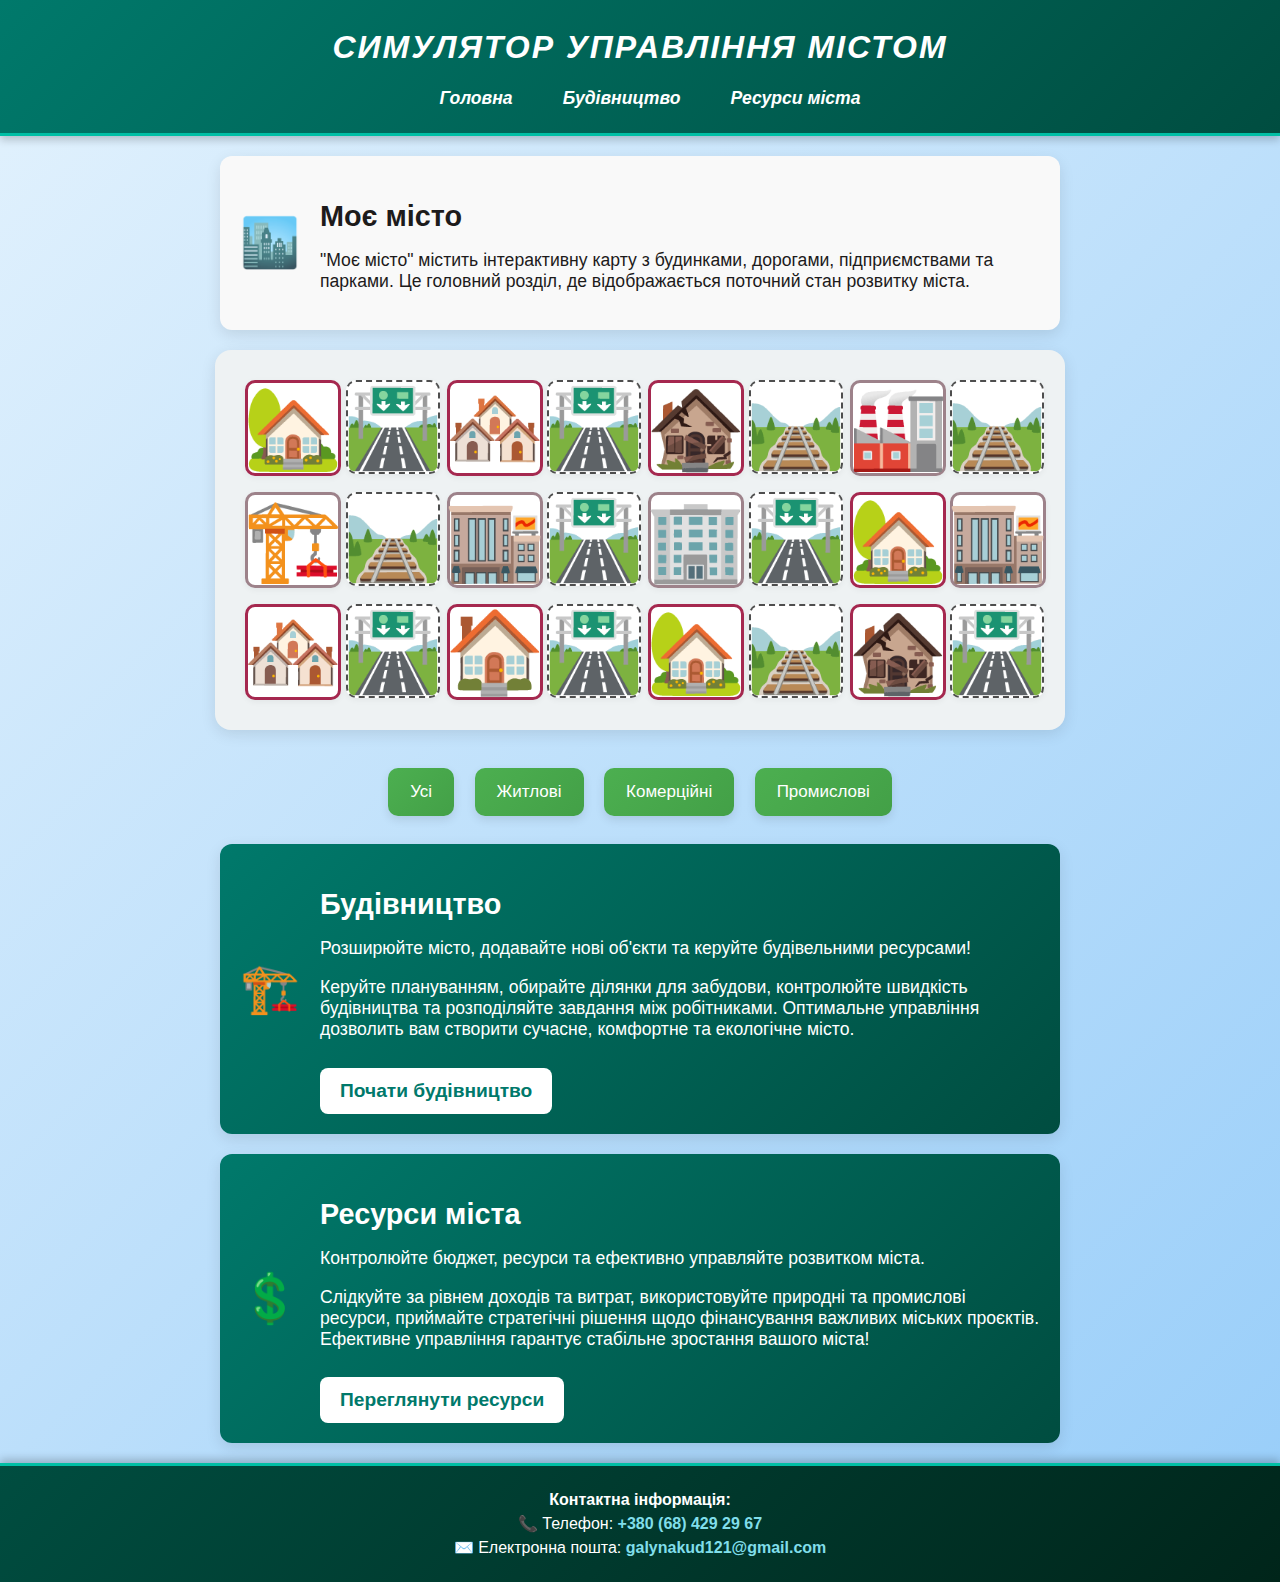
<file: index.html>
<!DOCTYPE html>
<html lang="uk">
<head>
    <meta charset="UTF-8">
    <meta name="viewport" content="width=device-width, initial-scale=1.0">
    <title>Симулятор міста</title>
    <link rel="stylesheet" href="styles.css">
    <script src="script.js"></script>
</head>
<body>

    <header>
        <h1><em>Симулятор управління містом</em></h1>
        <nav>
            <ul>
                <li><em><a href="index.html">Головна</a></em></li>
                <li><em><a href="construction.html">Будівництво</a></em></li>
                <li><em><a href="resources.html">Ресурси міста</a></em></li>
            </ul>
        </nav> 
    </header>

    <main>
        <section id="about-city" class="info-section  city-style">
            <div class="town">🏙️</div>
            <div class="text-content">
            <h2>Моє місто</h2>
            <p>"Моє місто" містить інтерактивну карту з будинками, дорогами, підприємствами та парками. Це головний розділ, де відображається поточний стан розвитку міста.</p>
        </div>
        </section>

        <div class="city-grid">
            <div class="tile building residential" data-type="residential">🏡</div> 
            <div class="tile road">🛣️</div>
            <div class="tile building residential" data-type="residential">🏘️</div> 
            <div class="tile road">🛣️</div>
            <div class="tile building residential" data-type="residential">🏚️</div> 
            <div class="tile road">🛤️</div>
            <div class="tile factory industrial" data-type="industrial">🏭</div>
            <div class="tile road">🛤️</div>
            <div class="tile factory industrial" data-type="industrial">🏗️</div> 
            <div class="tile road">🛤️</div>
            <div class="tile factory industrial" data-type="industrial">🏬</div>
            <div class="tile road">🛣️</div>
            <div class="tile factory industrial" data-type="industrial">🏢</div> 
            <div class="tile road">🛣️</div>
            <div class="tile building residential" data-type="residential">🏡</div>
            <div class="tile factory industrial" data-type="industrial">🏬</div>
            <div class="tile building residential" data-type="residential">🏘️</div>
            <div class="tile road">🛣️</div>
            <div class="tile building residential" data-type="residential">🏠</div>
            <div class="tile road">🛣️</div>
            <div class="tile building residential" data-type="residential">🏡</div>
            <div class="tile road">🛤️</div>
            <div class="tile building residential" data-type="residential">🏚️</div>
            <div class="tile road">🛣️</div>
        </div>
        
        <div class="filters">
            <button onclick="filterBuildings('all')">Усі</button>
            <button onclick="filterBuildings('residential')">Житлові</button>
            <button onclick="filterBuildings('commercial')">Комерційні</button>
            <button onclick="filterBuildings('industrial')">Промислові</button>
        </div>
        <section id="construction-info" class="info-section alt-style">
            <div class="icon">🏗️</div>
            <div class="text-content">
                <h2>Будівництво</h2>
                <p>Розширюйте місто, додавайте нові об'єкти та керуйте будівельними ресурсами!</p>
                <p>Керуйте плануванням, обирайте ділянки для забудови, контролюйте швидкість будівництва та розподіляйте завдання між робітниками. Оптимальне управління дозволить вам створити сучасне, комфортне та екологічне місто.</p>
                <a href="construction.html" class="btn">Почати будівництво</a>
            </div>
        </section>

        <section id="resources-info" class="info-section alt-style">
            <div class="icon">💲</div>
            <div class="text-content">
                <h2>Ресурси міста</h2>
                <p>Контролюйте бюджет, ресурси та ефективно управляйте розвитком міста.</p>
                <p>Слідкуйте за рівнем доходів та витрат, використовуйте природні та промислові ресурси, приймайте стратегічні рішення щодо фінансування важливих міських проєктів. Ефективне управління гарантує стабільне зростання вашого міста!</p>
                <a href="resources.html" class="btn">Переглянути ресурси</a>
            </div>
        </section>
    </main>

    <footer>
        <div class="contact-info">
            <p><strong>Контактна інформація:</strong></p>
            <p>📞 Телефон: <a href="tel:+380684292967">+380 (68) 429 29 67</a></p>
            <p>✉️ Електронна пошта: <a href="mailto:galynakud121@gmail.com">galynakud121@gmail.com</a></p>
        </div>
    </footer>

</body>
</html>
</file>
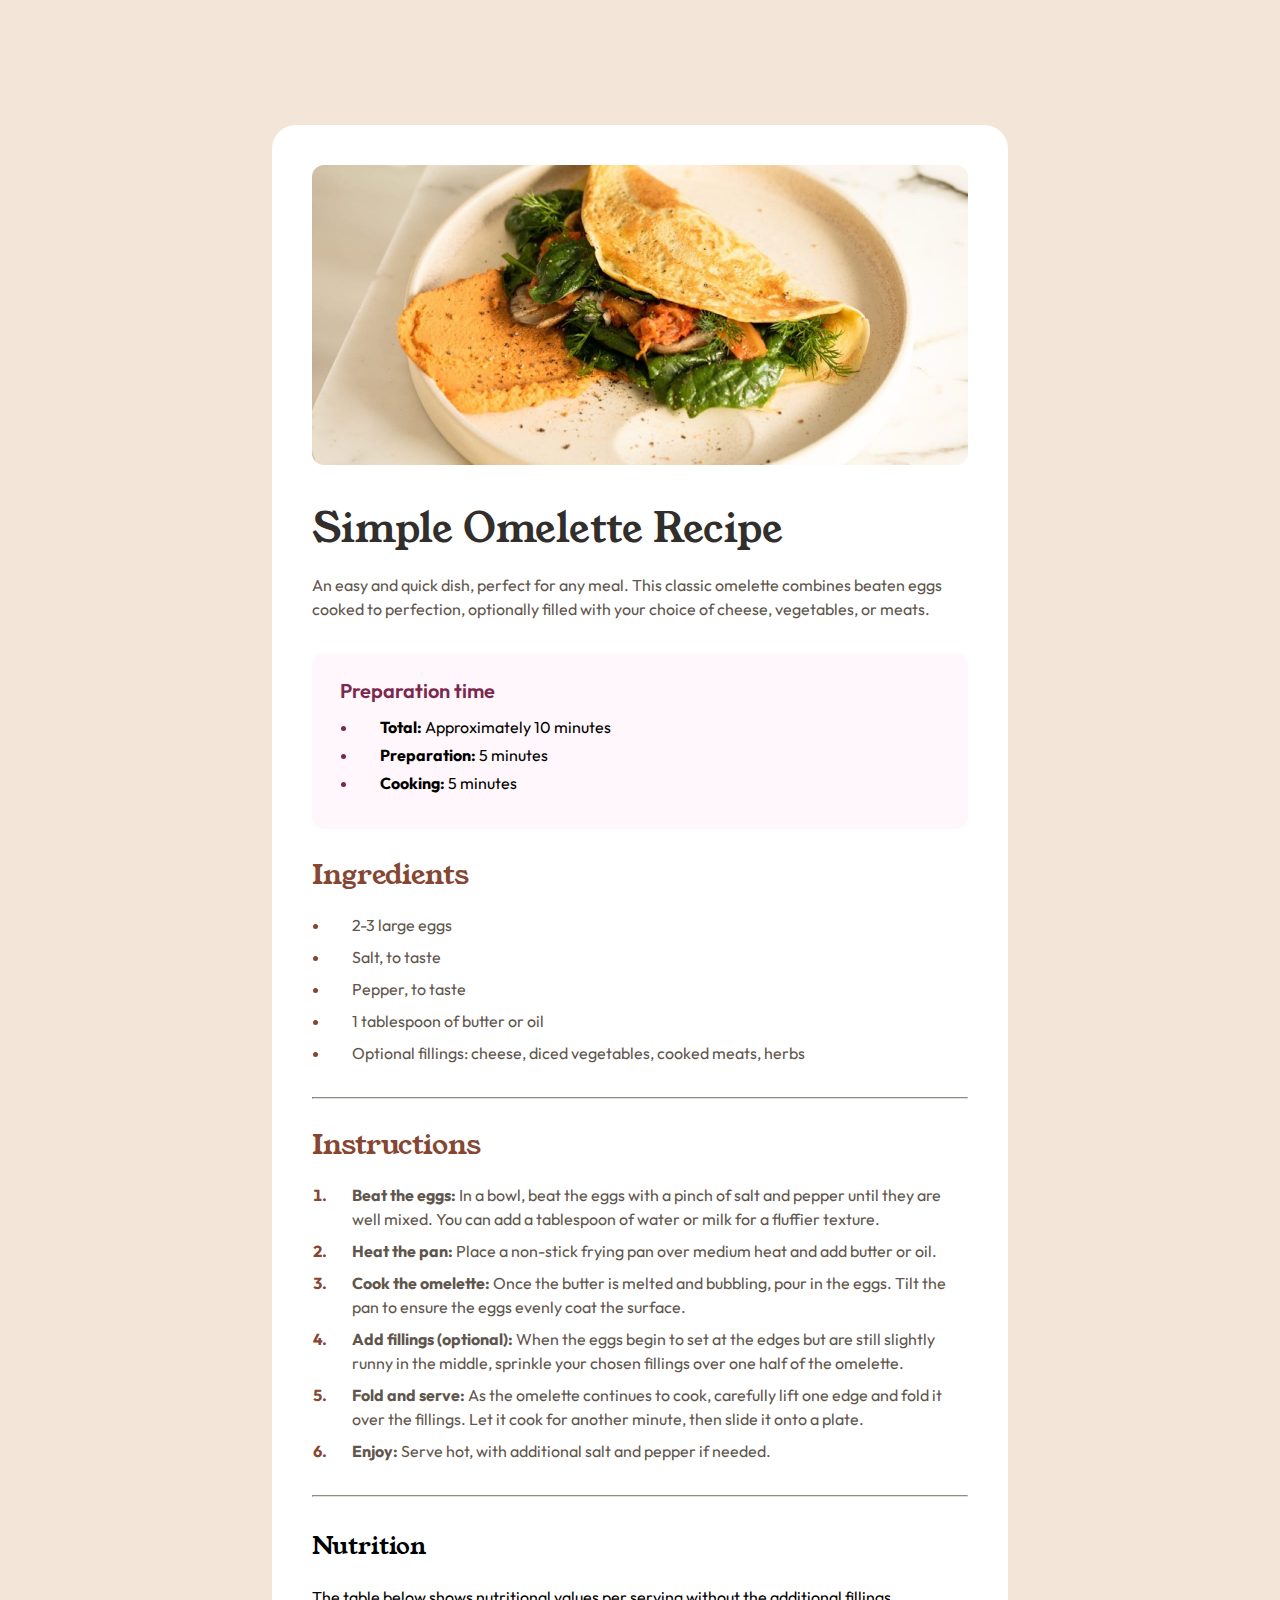
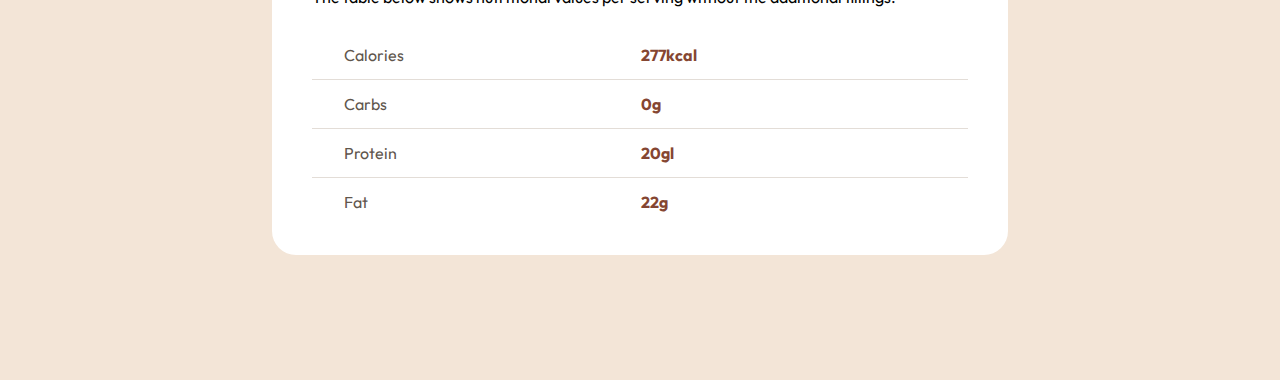
<file: recipe-page-main/index.html>
<!DOCTYPE html>
<html lang="en">
<head>
  <meta charset="UTF-8">
  <meta name="viewport" content="width=device-width, initial-scale=1.0"> <!-- displays site properly based on user's device -->
  <link rel="icon" type="image/png" sizes="32x32" href="./assets/images/favicon-32x32.png">
  <title>Frontend Mentor | Recipe page</title>
  <link rel="stylesheet" href="/styles/style.css">
  <link rel="preconnect" href="https://fonts.googleapis.com">
<link rel="preconnect" href="https://fonts.gstatic.com" crossorigin>
<link href="https://fonts.googleapis.com/css2?family=Outfit:wght@100..900&family=Young+Serif&display=swap" rel="stylesheet">
</head>
<body>
  <main>
      <img src="./assets/images/image-omelette.jpeg" alt="Simple Omelette">
    <div>
      <section>
        <h1 class="young-serif-regular heading-l">Simple Omelette Recipe</h1>
        <p class="outfit-regular body-reg" >An easy and quick dish, perfect for any meal. This classic omelette combines beaten eggs cooked 
          to perfection, optionally filled with your choice of cheese, vegetables, or meats.
        </p>
      </section>
  
      <section class="bg-pink">
        <h2 class="outfit-semibold heading-s">Preparation time</h2>

        <ul>
          <li class="outfit-bold">Total:<span class="outfit-regular"> Approximately 10 minutes</span></li>
          <li class="outfit-bold">Preparation:<span class="outfit-regular"> 5 minutes</span></li>
          <li class="outfit-bold">Cooking:<span class="outfit-regular"> 5 minutes</span></li>
        </ul>
      </section>
  
      <section>
        <h2 class="young-serif-regular heading-m">Ingredients</h2>
        <ul>
          <li class="outfit-regular body-reg">2-3 large eggs</li>
          <li class="outfit-regular body-reg">Salt, to taste</li>
          <li class="outfit-regular body-reg">Pepper, to taste</li>
          <li class="outfit-regular body-reg">1 tablespoon of butter or oil</li>
          <li class="outfit-regular body-reg">Optional fillings: cheese, diced vegetables, cooked meats, herbs</li>
        </ul>
      </section>
      <hr>
  
      <section>
        <h2 class="young-serif-regular heading-m ">Instructions</h2>
        <ol class="outfit-bold">
          <li class="outfit-bold body-reg" >Beat the eggs: <span class="outfit-regular">In a bowl, beat the eggs with a pinch of salt and pepper until they are well mixed. 
          You can add a tablespoon of water or milk for a fluffier texture.</span></li>
          <li class="outfit-bold body-reg" >Heat the pan: <span class="outfit-regular">Place a non-stick frying pan over medium heat and add butter or oil.</span></li>
          <li class="outfit-bold body-reg" >Cook the omelette: <span class="outfit-regular">Once the butter is melted and bubbling, pour in the eggs. Tilt the pan to ensure 
          the eggs evenly coat the surface.</span></li>
          <li class="outfit-bold body-reg" >Add fillings (optional): <span class="outfit-regular">When the eggs begin to set at the edges but are still slightly runny in the 
          middle, sprinkle your chosen fillings over one half of the omelette.</span></li>
          <li class="outfit-bold body-reg" >Fold and serve: <span class="outfit-regular">As the omelette continues to cook, carefully lift one edge and fold it over the 
          fillings. Let it cook for another minute, then slide it onto a plate.</span></li>
          <li class="outfit-bold body-reg" >Enjoy: <span class="outfit-regular">Serve hot, with additional salt and pepper if needed.</span></li>
        </ol>
      </section>
      <hr>
  
      <section>
        <h2 class="young-serif-regular ">Nutrition</h2>
        <p class="outfit-regular ">The table below shows nutritional values per serving without the additional fillings.</p>
        <table>
          <tr>
            <th class="outfit-regular body-reg">Calories</th>
            <td class="outfit-bold">277kcal</td>
          </tr>
          <tr>
            <th class="outfit-regular body-reg">Carbs</th>
            <td class="outfit-bold">0g</td>
          </tr>
          <tr>
            <th class="outfit-regular body-reg">Protein</th>
            <td class="outfit-bold">20gl</td>
          </tr>
          <tr>
            <th class="outfit-regular body-reg">Fat</th>
            <td class="outfit-bold">22g</td>
          </tr>
        </table>
      </section>
  
    </div>
  </main>
</body>
</html>
</file>
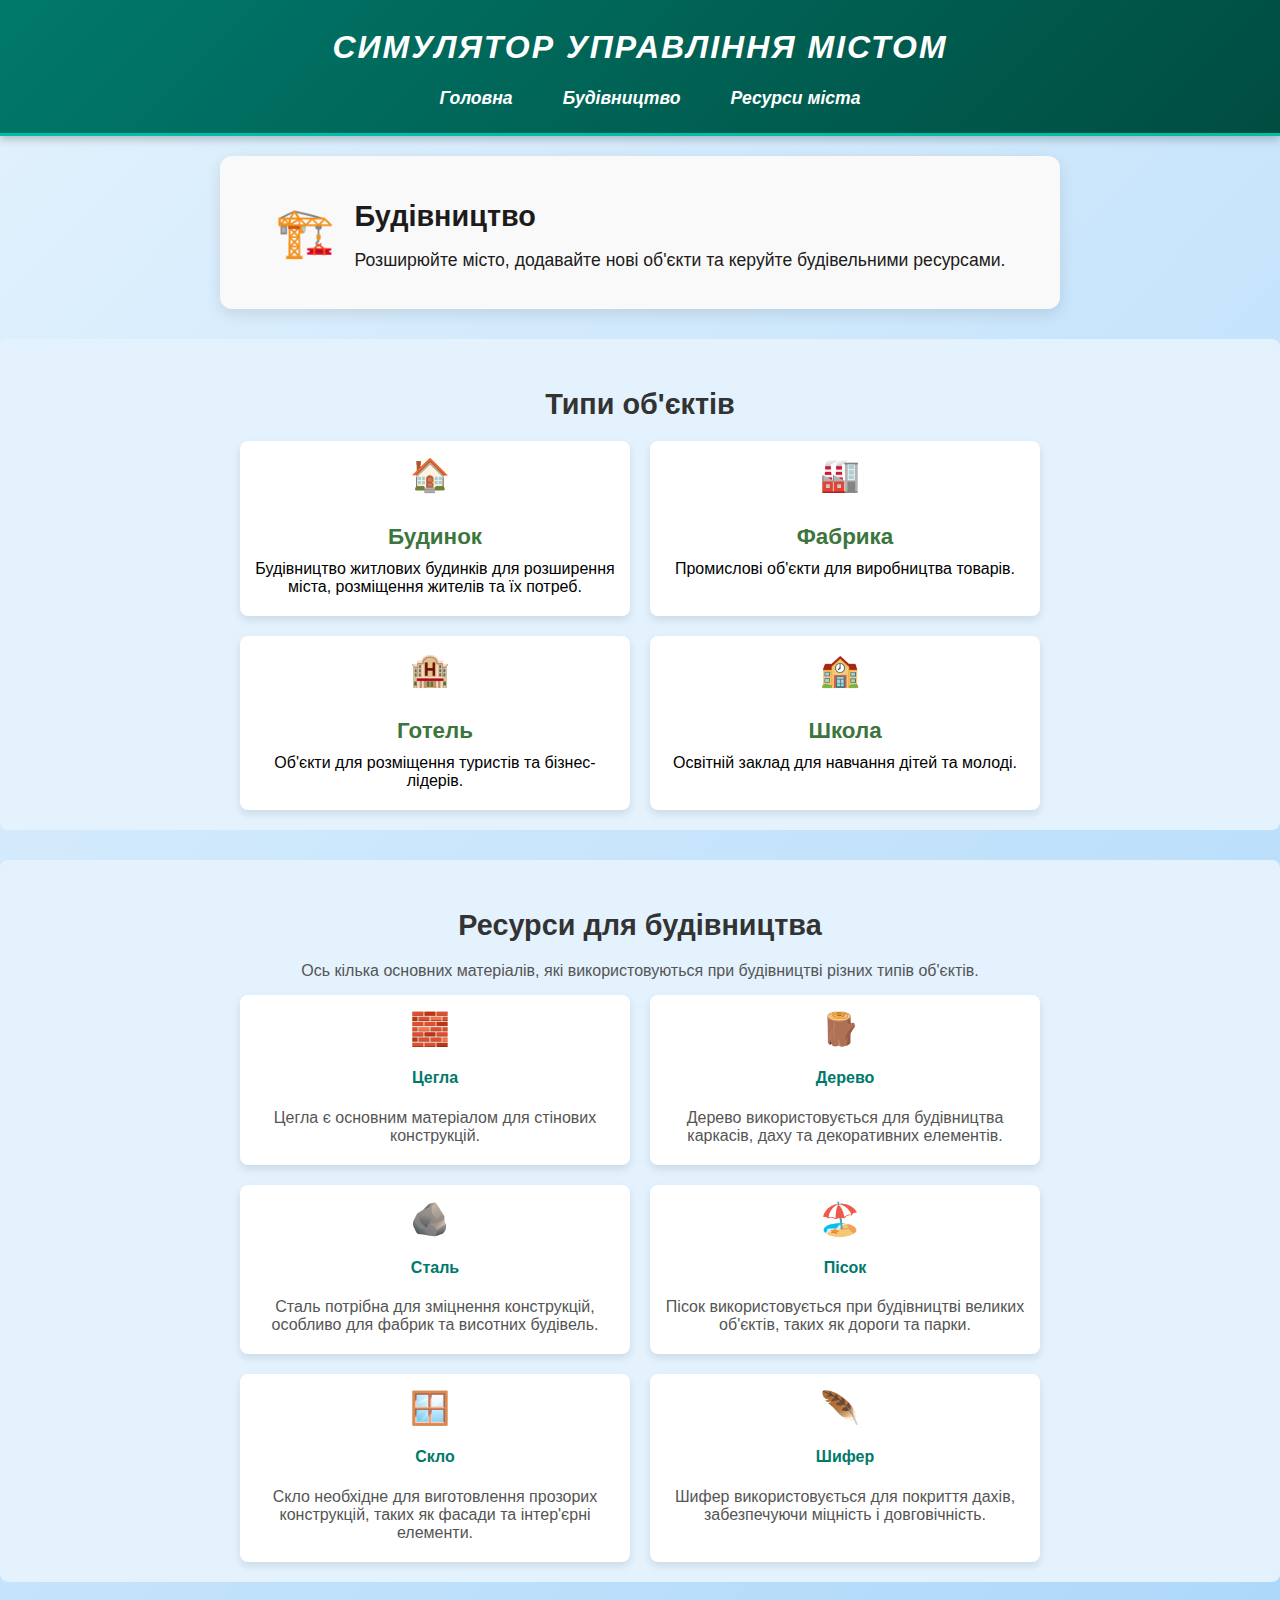
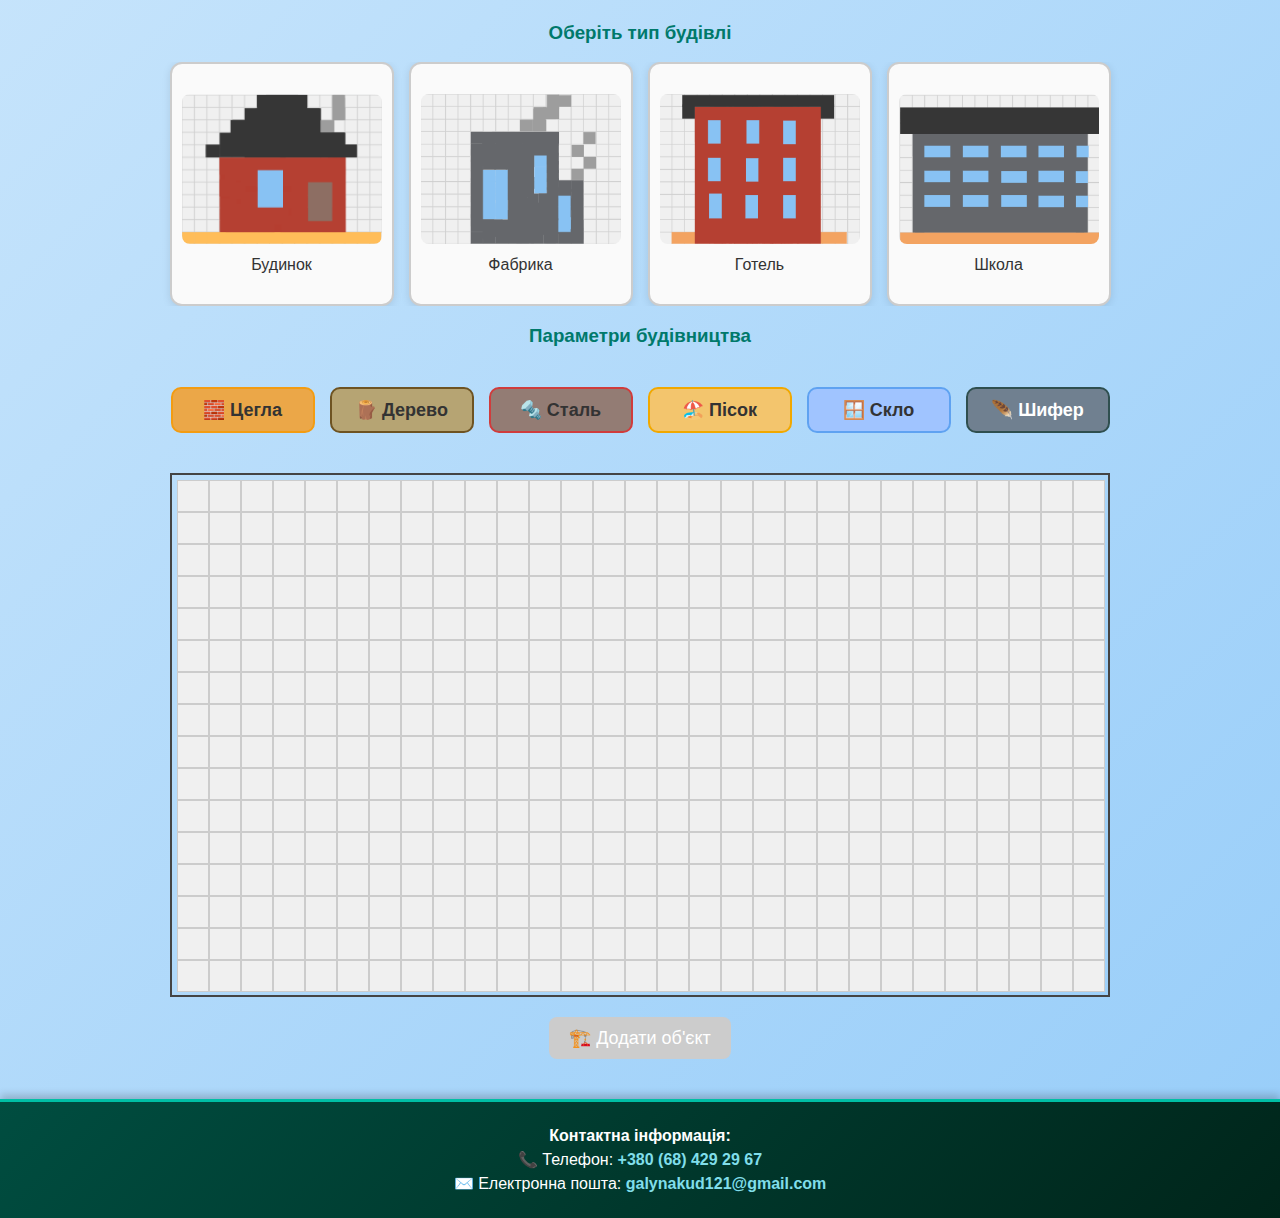
<file: construction.html>
<!DOCTYPE html>
<html lang="uk">
<head>
    <meta charset="UTF-8">
    <meta name="viewport" content="width=device-width, initial-scale=1.0">
    <title>Будівництво - Симулятор міста</title>
    <link rel="stylesheet" href="styles.css"> 
    <script src="script.js"></script>
</head>
<body>

    <header>
        <h1><em>Симулятор управління містом</em></h1>
        <nav>
            <ul class="nav-menu">
                <li><em><a href="index.html">Головна</a></em></li>
                <li><em><a href="construction.html">Будівництво</a></em></li>
                <li><em><a href="resources.html">Ресурси міста</a></em></li>
            </ul>
        </nav> 
    </header>

    <main>
        <section id="construction" class="info-section city-style">
            <div class="icon">🏗️</div>
            <div class="text-content">
                <h2>Будівництво</h2>
                <p>Розширюйте місто, додавайте нові об'єкти та керуйте будівельними ресурсами.</p>
            </div>
        </section>

        <section class="object-types">
            <h3>Типи об'єктів</h3>
            <div class="types-list">
                <div class="type-item">
                    <span class="type-icon">🏠</span>
                    <h4>Будинок</h4>
                    <p>Будівництво житлових будинків для розширення міста, розміщення жителів та їх потреб.</p>
                </div>
                <div class="type-item">
                    <span class="type-icon">🏭</span>
                    <h4>Фабрика</h4>
                    <p>Промислові об'єкти для виробництва товарів.</p>
                </div>
                <div class="type-item">
                    <span class="type-icon">🏨</span>
                    <h4>Готель</h4>
                    <p>Об'єкти для розміщення туристів та бізнес-лідерів.</p>
                </div>
                <div class="type-item">
                    <span class="type-icon">🏫</span>
                    <h4>Школа</h4>
                    <p>Освітній заклад для навчання дітей та молоді.</p>
                </div>                
            </div>
        </section>
        
        
        <section class="resources-tips">
            <h3>Ресурси для будівництва</h3>
            <p>Ось кілька основних матеріалів, які використовуються при будівництві різних типів об'єктів.</p>
            <div class="tips-list">
                <div class="tip-item">
                    <span class="tip-icon">🧱</span>
                    <h4>Цегла</h4>
                    <p>Цегла є основним матеріалом для стінових конструкцій.</p>
                </div>
                <div class="tip-item">
                    <span class="tip-icon">🪵</span>
                    <h4>Дерево</h4>
                    <p>Дерево використовується для будівництва каркасів, даху та декоративних елементів.</p>
                </div>
                <div class="tip-item">
                    <span class="tip-icon">🪨</span>
                    <h4>Сталь</h4>
                    <p>Сталь потрібна для зміцнення конструкцій, особливо для фабрик та висотних будівель.</p>
                </div>
                <div class="tip-item">
                    <span class="tip-icon">🏖️</span>
                    <h4>Пісок</h4>
                    <p>Пісок використовується при будівництві великих об'єктів, таких як дороги та парки.</p>
                </div>
                <div class="tip-item">
                    <span class="tip-icon">🪟</span>
                    <h4>Скло</h4>
                    <p>Скло необхідне для виготовлення прозорих конструкцій, таких як фасади та інтер'єрні елементи.</p>
                </div>
                <div class="tip-item">
                    <span class="tip-icon">🪶</span>
                    <h4>Шифер</h4>
                    <p>Шифер використовується для покриття дахів, забезпечуючи міцність і довговічність.</p>
                </div>
            </div>
        </section>
        
        <section class="construction-controlss">
            <h3>Оберіть тип будівлі</h3>
<div class="object-selectionn">
    <div class="object-optionn" data-type="building">
        <img src="house.png" alt="Будинок">
        <p>Будинок</p>
    </div>
    
    <div class="object-optionn" data-type="factory">
        <img src="factory.png" alt="Фабрика">
        <p>Фабрика</p>
    </div>

    <div class="object-optionn" data-type="hotel">
        <img src="hotel.png" alt="Готель">
        <p>Готель</p>
    </div>

    <div class="object-optionn" data-type="school">
        <img src="school.png" alt="Школа">
        <p>Школа</p>
    </div>
</div>

        
            <h3>Параметри будівництва</h3>
<div class="material-options-container">
    <div class="material-option" data-material="brick">🧱 Цегла</div>
    <div class="material-option" data-material="wood">🪵 Дерево</div>
    <div class="material-option" data-material="steel">🔩 Сталь</div>
    <div class="material-option" data-material="sand">🏖️ Пісок</div>
    <div class="material-option" data-material="glass">🪟 Скло</div>
    <div class="material-option" data-material="slate">🪶 Шифер</div>
</div>

<section class="grid-container">
    <div id="grid"></div>
</section>
<button type="button" id="build-button" disabled>🏗️ Додати об'єкт</button>

    </main>

    <footer>
        <div class="contact-info">
            <p><strong>Контактна інформація:</strong></p>
            <p>📞 Телефон: <a href="tel:+380684292967">+380 (68) 429 29 67</a></p>
            <p>✉️ Електронна пошта: <a href="mailto:galynakud121@gmail.com">galynakud121@gmail.com</a></p>
        </div>
    </footer>

</body>
</html>
</file>
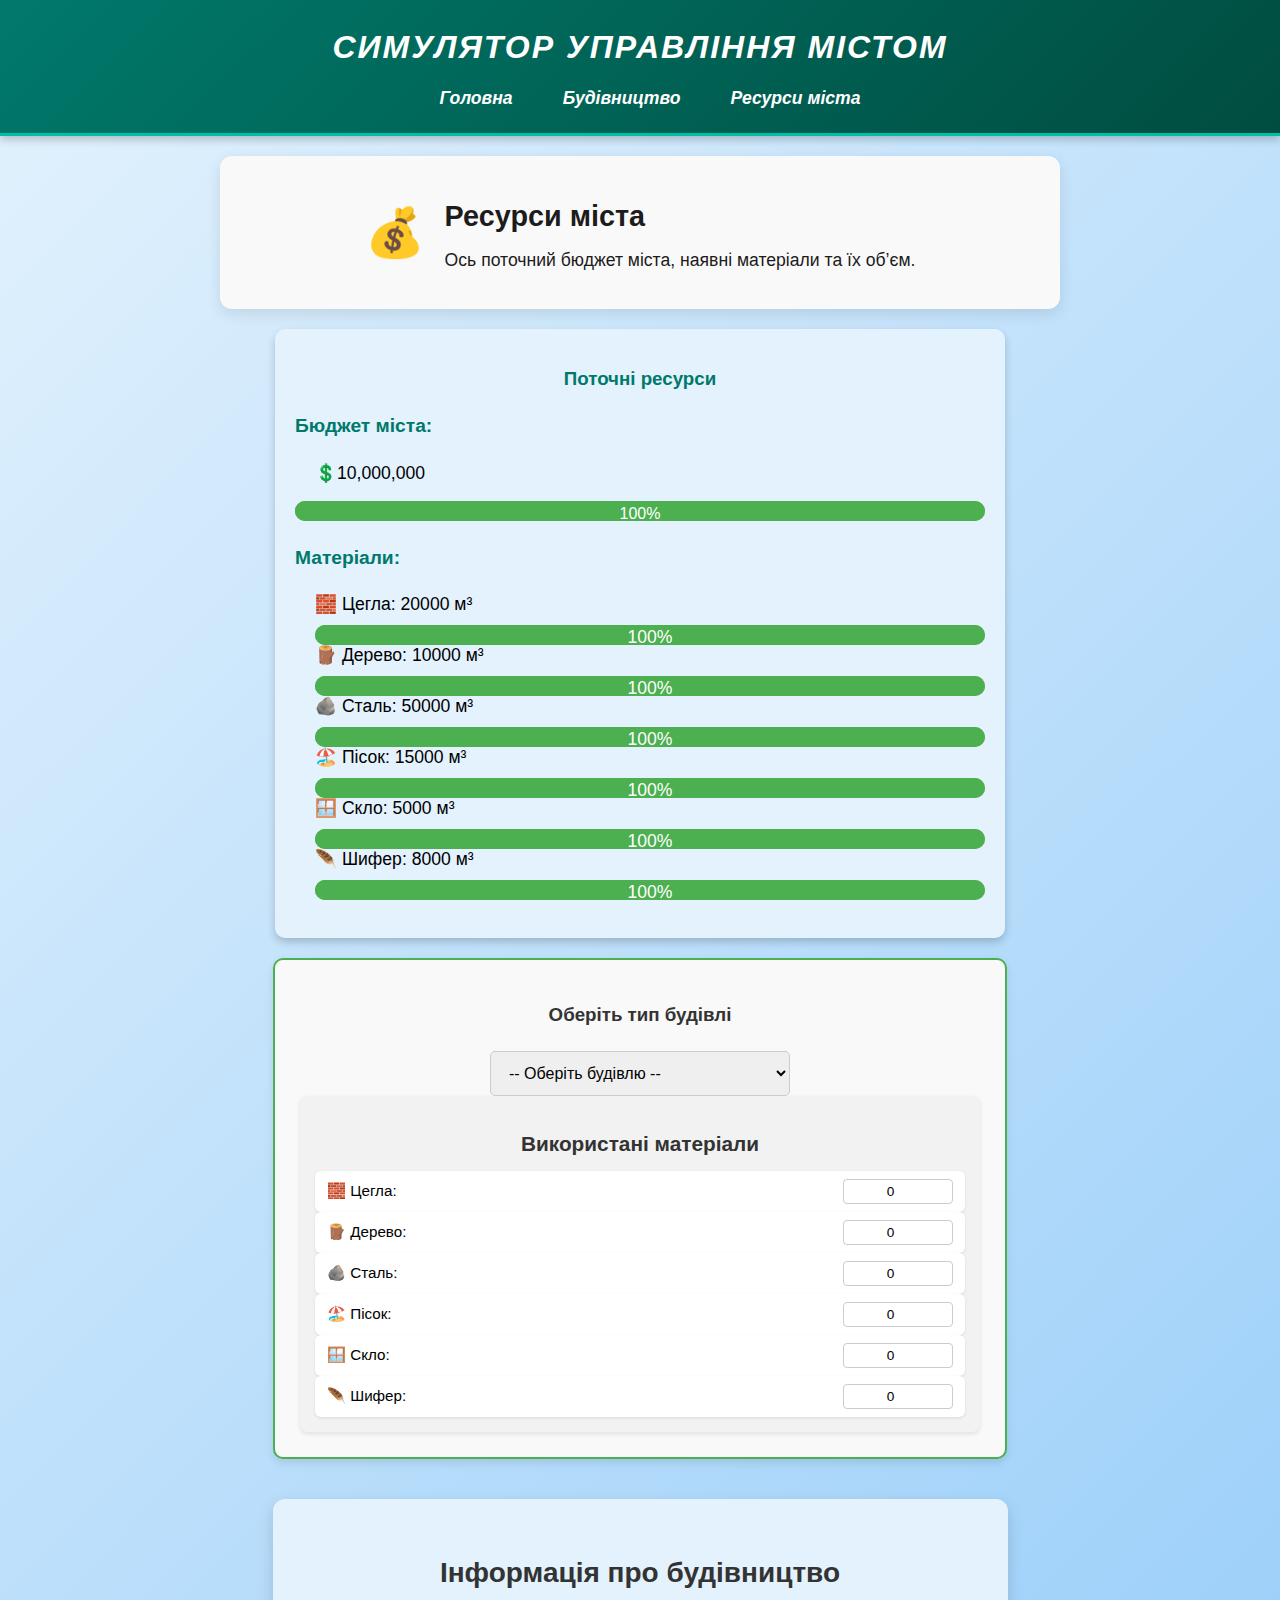
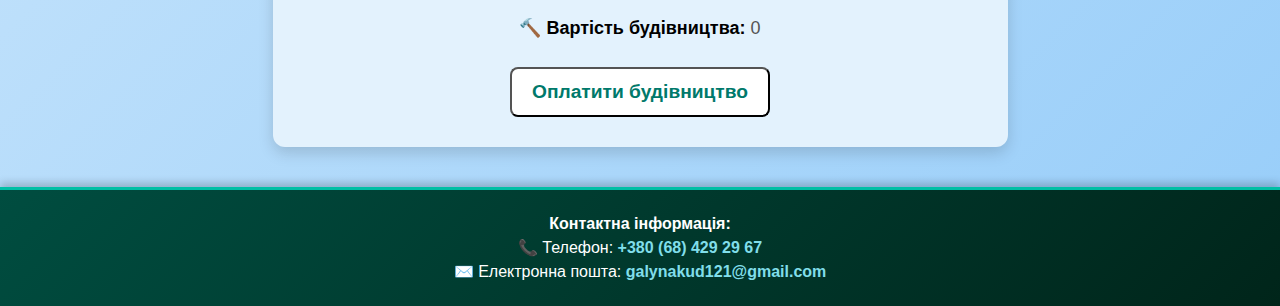
<file: resources.html>
<!DOCTYPE html>
<html lang="uk">
<head>
    <meta charset="UTF-8">
    <meta name="viewport" content="width=device-width, initial-scale=1.0">
    <title>Ресурси міста - Симулятор міста</title>
    <link rel="stylesheet" href="styles.css">
    <script>
        document.addEventListener("DOMContentLoaded", function () {
            const materialPrices = {
                brick: 500, wood: 300, steel: 100, sand: 200, glass: 150, slate: 120
            };
    
            const maxResources = {
                brick: 20000, wood: 10000, steel: 50000, sand: 15000, glass: 5000, slate: 8000
            };
    
            const buildingMaterials = {
                house: { brick: 66, wood: 6, steel: 3, sand: 17, glass: 6, slate: 40 },
                factory: { brick: 0, wood: 0, steel: 10, sand: 0, glass: 14, slate: 73 },
                hotel: { brick: 92, wood: 0, steel: 0, sand: 4, glass: 18, slate: 14 },
                school: { brick: 0, wood: 0, steel: 85, sand: 16, glass: 27, slate: 32 }
            };
    
            let resources = { ...maxResources };
            let budget = 10000000;
            
            function updateProgressBar(material) {
                const bar = document.getElementById(material + "-bar");
                const percentage = (resources[material] / maxResources[material]) * 100;
                bar.style.width = percentage + "%";
                bar.textContent = percentage.toFixed(2) + "%";
                document.getElementById(material).textContent = resources[material];
            }
    
            function updateBudgetProgress() {
                const bar = document.getElementById("budget-bar");
                const percentage = (budget / 10000000) * 100;
                bar.style.width = percentage + "%";
                bar.textContent = percentage.toFixed(2) + "%";
                document.getElementById("budget").textContent = budget.toLocaleString();
            }
    
            function calculateTotalCost() {
                const used = (id) => parseInt(document.getElementById(id).value) || 0;
                const total = used("brick-used") * materialPrices.brick +
                            used("wood-used") * materialPrices.wood +
                            used("steel-used") * materialPrices.steel +
                            used("sand-used") * materialPrices.sand +
                            used("glass-used") * materialPrices.glass +
                            used("slate-used") * materialPrices.slate;
                document.getElementById("cost").textContent = total.toLocaleString() + " $";
                return total;
            }
    
            document.getElementById("building-type").addEventListener("change", function () {
                const type = this.value;
                if (buildingMaterials[type]) {
                    const mat = buildingMaterials[type];
                    for (const key in mat) {
                        document.getElementById(key + "-used").value = mat[key];
                    }
                    calculateTotalCost();
                }
            });
    
            document.querySelectorAll(".used-input").forEach(input => {
                input.addEventListener("input", calculateTotalCost);
            });
    
            document.getElementById("payButton").addEventListener("click", function () {
                const total = calculateTotalCost();
                if (total > budget) {
                    alert("❌ Недостатньо коштів.");
                    return;
                }
    
                const check = key => parseInt(document.getElementById(key + "-used").value) || 0;
                for (const key in resources) {
                    if (check(key) > resources[key]) {
                        alert("❌ Недостатньо ресурсу: " + key);
                        return;
                    }
                }
    
                document.getElementById("confirmation-modal").style.display = "flex";
            });
    
            document.getElementById("confirm-pay-button").addEventListener("click", function () {
                const used = key => parseInt(document.getElementById(key + "-used").value) || 0;
                const totalCost = calculateTotalCost();
    
                budget -= totalCost;
                for (const key in resources) {
                    resources[key] -= used(key);
                    updateProgressBar(key);
                }
                updateBudgetProgress();
    
                alert("✅ Оплата проведена!");
                document.getElementById("confirmation-modal").style.display = "none";
                document.getElementById("feedback-section").style.display = "block";
            });
    
            document.getElementById("cancel-pay-button").addEventListener("click", () => {
                document.getElementById("confirmation-modal").style.display = "none";
            });
    
            // 🎉 Код для збирання фідбеку через емодзі
            let selectedFeedback = null;
    
            document.querySelectorAll(".emoji-option").forEach(emoji => {
                emoji.addEventListener("click", function () {
                    selectedFeedback = this.getAttribute("data-feedback");
    
                    // Підсвічуємо вибране емодзі
                    document.querySelectorAll(".emoji-option").forEach(e => {
                        e.style.border = "none";
                        e.style.transform = "scale(1)";
                    });
                    this.style.border = "2px solid green";
                    this.style.borderRadius = "10px";
                    this.style.transform = "scale(1.2)";
                });
            });
    
            document.getElementById("submit-feedback").addEventListener("click", function () {
    if (!selectedFeedback) {
        alert("Будь ласка, оберіть ваш відгук!");
        return;
    }

    console.log("Відгук на будівництво:", selectedFeedback); // Можна замінити на збереження
    document.getElementById("feedback-section").style.display = "none";
    document.getElementById("thank-you-modal").style.display = "flex"; // Показуємо модальне вікно подяки
});

// Закриття модального вікна подяки
document.getElementById("close-thank-you-modal").addEventListener("click", function () {
    document.getElementById("thank-you-modal").style.display = "none"; // Закриває модальне вікно
});

});
    </script>
    
</head>
<body>

<header>
    <h1><em>Симулятор управління містом</em></h1>
    <nav>
        <ul class="nav-menu">
            <li><em><a href="index.html">Головна</a></em></li>
            <li><em><a href="construction.html">Будівництво</a></em></li>
            <li><em><a href="resources.html">Ресурси міста</a></em></li>
        </ul>
    </nav>
</header>

<main>
    <section id="resources" class="info-section city-style">
        <div class="icon">💰</div>
        <div class="text-content">
            <h2>Ресурси міста</h2>
            <p>Ось поточний бюджет міста, наявні матеріали та їх об’єм.</p>
        </div>
    </section>

    <section class="resources-info">
        <h3>Поточні ресурси</h3>
        <div class="resources-list">
            <div class="resource-item">
                <h4>Бюджет міста:</h4>
                <p>💲<span id="budget">10,000,000</span></p>
                <div class="progress-bar"><div class="progress" id="budget-bar" style="width: 100%;">100%</div></div>
            </div>
            <div class="resource-item">
                <h4>Матеріали:</h4>
                <ul>
                    <li>🧱 Цегла: <span id="brick">20000</span> м³</li>
                    <div class="progress-bar"><div class="progress" id="brick-bar" style="width: 100%;">100%</div></div>
                    <li>🪵 Дерево: <span id="wood">10000</span> м³</li>
                    <div class="progress-bar"><div class="progress" id="wood-bar" style="width: 100%;">100%</div></div>
                    <li>🪨 Сталь: <span id="steel">50000</span> м³</li>
                    <div class="progress-bar"><div class="progress" id="steel-bar" style="width: 100%;">100%</div></div>
                    <li>🏖️ Пісок: <span id="sand">15000</span> м³</li>
                    <div class="progress-bar"><div class="progress" id="sand-bar" style="width: 100%;">100%</div></div>
                    <li>🪟 Скло: <span id="glass">5000</span> м³</li>
                    <div class="progress-bar"><div class="progress" id="glass-bar" style="width: 100%;">100%</div></div>
                    <li>🪶 Шифер: <span id="slate">8000</span> м³</li>
                    <div class="progress-bar"><div class="progress" id="slate-bar" style="width: 100%;">100%</div></div>
                </ul>
            </div>
        </div>
    </section>

    <section class="building-selection">
        <h3>Оберіть тип будівлі</h3>
        <div class="select-wrapper">
            <select id="building-type">
                <option value="">-- Оберіть будівлю --</option>
                <option value="house">Будинок</option>
                <option value="factory">Фабрика</option>
                <option value="hotel">Готель</option>
                <option value="school">Школа</option>
            </select>
        </div>

    <section class="resources-input">
        <h3>Використані матеріали</h3>
        <div class="resource-container">
            <label for="brick-used">🧱 Цегла: </label>
            <input type="number" id="brick-used" min="0" value="0">
        </div>
        <div class="resource-container">
            <label for="wood-used">🪵 Дерево: </label>
            <input type="number" id="wood-used" min="0" value="0">
        </div>
        <div class="resource-container">
            <label for="steel-used">🪨 Сталь: </label>
            <input type="number" id="steel-used" min="0" value="0">
        </div>
        <div class="resource-container">
            <label for="sand-used">🏖️ Пісок: </label>
            <input type="number" id="sand-used" min="0" value="0">
        </div>
        <div class="resource-container">
            <label for="glass-used">🪟 Скло: </label>
            <input type="number" id="glass-used" min="0" value="0">
        </div>
        <div class="resource-container">
            <label for="slate-used">🪶 Шифер: </label>
            <input type="number" id="slate-used" min="0" value="0">
        </div>
    </section>
    </section>

    <section class="construction-cost">
        <h3>Інформація про будівництво</h3>
        <p>🔨 <strong>Вартість будівництва:</strong> <span id="cost">0</span> </p>
        <button class="btn2" id="payButton">Оплатити будівництво</button>
    </section>

    <!-- Модальне вікно підтвердження -->
    <div id="confirmation-modal" class="modal" style="display: none;">
        <div class="modal-content">
            <h2>Підтвердження оплати</h2>
            <p>Ви готові здійснити оплату за будівництво?</p>
            <button id="confirm-pay-button">Так, оплатити</button>
            <button id="cancel-pay-button">Скасувати</button>
        </div>
    </div>
    <section id="feedback-section" style="display: none; text-align: center; margin-top: 20px;">
        <h3>🗣️ Як ви оцінюєте це будівництво?</h3>
        <div id="emoji-feedback" style="font-size: 2rem; margin-bottom: 15px;">
            <span class="emoji-option" data-feedback="good">😍</span>
            <span class="emoji-option" data-feedback="ok">🙂</span>
            <span class="emoji-option" data-feedback="bad">😡</span>
        </div>
        <div id="feedback-text"></div>
        <button id="submit-feedback" style="padding: 10px 20px; font-size: 1rem;">Надіслати відгук</button>
    </section>
    
    <!-- Модальне вікно подяки -->
    <div id="thank-you-modal" class="modals" style="display: none;">
        <div class="modal-content">
            <h2>Дякуємо за ваш відгук!</h2>
            <p>🎉 Вашу думку дуже цінуємо! Будь ласка, слідкуйте за оновленнями в нашому місті.</p>
            <button id="close-thank-you-modal">Закрити</button>
        </div>
    </div>
</main>

<footer>
    <div class="contact-info">
        <p><strong>Контактна інформація:</strong></p>
        <p>📞 Телефон: <a href="tel:+380684292967">+380 (68) 429 29 67</a></p>
        <p>✉️ Електронна пошта: <a href="mailto:galynakud121@gmail.com">galynakud121@gmail.com</a></p>
    </div>
</footer>

</body>
</html>
</file>
<file: styles.css>
body {
    font-family: "Trebuchet MS", sans-serif;
    text-align: center;
    background: linear-gradient(135deg, #e3f2fd, #97cdf9);
    margin: 0;
    padding: 0;
}

header {
    background: linear-gradient(135deg, #00796b, #004d40);
    color: white;
    padding: 0.5rem;
    text-align: center;
    box-shadow: 0 4px 8px rgba(0, 0, 0, 0.2);
    border-bottom: 3px solid #00bfa5;
    }

h1 {
    font-family: 'Raleway', sans-serif;
    font-size: 2rem;
    font-weight: bold;
    text-transform: uppercase;
    letter-spacing: 2px;
}

nav ul {
    list-style: none;
    padding: 0;
    display: flex;
    justify-content: center;
    gap: 20px;
}
    
    nav ul li {
        display: inline;
    }
    
    nav ul li a {
        color: white;
        text-decoration: none;
        font-weight: bold;
        font-size: 1.1rem;
        padding: 10px 15px;
        border-radius: 8px;
        transition: background 0.3s ease;
    }

    nav ul li a:hover {
        background: rgba(255, 255, 255, 0.2);
    }


    .city-grid {
        display: grid;
        grid-template-columns: repeat(5, 100px);
        gap: 8px;
        margin: 20px auto;
        padding: 15px;
        background: #e0e0e0;
        width: fit-content;
        border-radius: 12px;
        box-shadow: 4px 4px 12px rgba(0, 0, 0, 0.2);
        
    }

    .city-style {
        display: flex;
        align-items: center;
        justify-content: center;
        background: linear-gradient(135deg, #4cc5b7, #004d40);
        color: rgb(29, 27, 27);
        padding: 20px;
        border-radius: 12px;
        box-shadow: 0 5px 15px rgba(0, 0, 0, 0.2);
        margin: 20px auto;
        max-width: 700px;
        text-align: left;
    }
    
    .grid-container {
    text-align: center;
    margin-top: 20px;
}

#grid {
    display: grid;
    grid-template-columns: repeat(14, 40px); /* 15 стовпців */
    grid-template-rows: repeat(10, 40px); /* 15 рядків */
    gap: 2px;
    margin: 20px auto;
    width: fit-content;
    border: 2px solid #444;
    padding: 5px;
}

.grid-cell {
    width: 40px;
    height: 40px;
    background: #eee;
    border: 1px solid #999;
    text-align: center;
    line-height: 40px;
    font-size: 20px;
    cursor: pointer;
}
.material-options-container {
    display: flex;
    justify-content: center;
    gap: 15px; /* Зменшено відстань між елементами */
    flex-wrap: wrap; /* Дозволяє переносити елементи, якщо не вміщуються */
    margin: 40px auto;
}

.material-option {
    display: flex;
    align-items: center;
    justify-content: center;
    padding: 10px 15px; /* Зменшено відступи */
    border: 2px solid #ccc; /* Тонка рамка */
    border-radius: 10px; /* М'які кути */
    background-color: #fafafa; /* Легкий фон */
    font-size: 18px; /* Зменшений розмір шрифту */
    font-weight: bold;
    color: #333;
    cursor: pointer;
    transition: transform 0.3s ease, box-shadow 0.3s ease, background-color 0.3s ease;
    text-align: center;
    width: 110px; /* Зменшена ширина */
}

/* Кольорові фони для кожного матеріалу */
.material-option[data-material="brick"] {
    background-color: #eba748; /* Жовтий для цегли */
    border-color: #f39c12; /* Трохи темніший жовтий для рамки */
}

.material-option[data-material="wood"] {
    background-color: #b6a473; /* Колір дерева */
    border-color: #6e5322; /* Темніший відтінок дерева для рамки */
}

.material-option[data-material="steel"] {
    background-color:  #937c74; /* Світліший сірий для сталі */
    border-color: #d03c3c; /* Трохи темніша рамка для контрасту */
    color: #333; /* Світлий текст для контрасту */
}

.material-option[data-material="sand"] {
    background-color: #f3c56d; /* Пісочний колір */
    border-color: #f1a800; /* Темніша рамка */
}

.material-option[data-material="glass"] {
    background-color: #a0c4ff; /* Легкий блакитний для скла */
    border-color: #5fa2f1; /* Темніша рамка */
}

.material-option[data-material="slate"] {
    background-color: #708090; /* Колір шиферу */
    border-color: #2f4f4f; /* Темно-зелений відтінок для рамки */
    color: #fff; /* Світлий текст для контрасту */
}

.material-option:hover {
    transform: translateY(-5px); /* Легке підняття при наведенні */
    box-shadow: 0 6px 18px rgba(0, 0, 0, 0.1); /* Тінь стає більш вираженою */
    background-color: #e1e1e1; /* Легке затемнення фону при наведенні */
}

.material-option:active {
    transform: scale(0.98); /* Легке стиснення при натисканні */
    box-shadow: 0 2px 8px rgba(0, 0, 0, 0.1); /* Повернення до початкової тіні */
}

#build-button {
    display: block;
    margin: 20px auto; /* Центрування кнопки по горизонталі */
    padding: 10px 20px;
    font-size: 18px;
    background-color: #ff9800;
    color: white;
    border: none;
    border-radius: 8px;
    cursor: pointer;
    transition: 0.3s;
}

#build-button:disabled {
    background-color: #ccc; /* Сірий колір для неактивної кнопки */
    cursor: not-allowed;
}

#build-button:hover:not(:disabled) {
    background-color: #e68900;
}

.construction-controlss {
    text-align: center;
    margin: 40px auto;
}

.object-selectionn {
    display: flex;
    justify-content: center;
    gap: 15px; /* Простір між елементами */
    max-width: 100%; /* Ширина контейнера на всю доступну ширину */
    margin: 0 auto;
    flex-wrap: nowrap; /* Заборона на перенесення елементів */
    overflow-x: auto; /* Прокрутка, якщо елементів більше, ніж вміщається */
}

.object-optionn {
    display: flex;
    flex-direction: column;
    align-items: center;
    justify-content: center;
    padding: 10px;
    border: 2px solid #ccc; /* Тонка рамка */
    border-radius: 12px; /* М'якіші кути */
    background-color: #fafafa; /* Легкий фон */
    text-align: center;
    cursor: pointer;
    transition: transform 0.3s ease, box-shadow 0.3s ease;
    width: 200px; /* Компактна ширина */
    height: 220px; /* Компактна висота */
    box-shadow: 0 2px 8px rgba(0, 0, 0, 0.1); /* Легка тінь */
}

.object-optionn img {
    width: 200px; /* Зменшене зображення */
    height: 150px; /* Вищий розмір */
    object-fit: cover;
    border-radius: 8px; /* М'якші кути зображення */
    margin-bottom: 12px; /* Відстань від зображення до тексту */
}

.object-optionn p {
    font-size: 16px; /* Комфортний шрифт */
    font-weight: normal;
    color: #333; /* М'який чорний для тексту */
    margin: 0;
    padding: 0 5px; /* Міжрядковий відступ */
}

.object-optionn:hover {
    transform: translateY(-5px); /* Легке підняття при наведенні */
    box-shadow: 0 6px 18px rgba(0, 0, 0, 0.1); /* Тінь стає більш вираженою */
}

.object-optionn:active {
    transform: scale(0.98); /* Легке стиснення при натисканні */
    box-shadow: 0 2px 8px rgba(0, 0, 0, 0.1); /* Повернення до початкової тіні */
}


#build-button:disabled {
    background-color: #ccc;
    cursor: not-allowed;
}

#build-button {
    background-color: #4CAF50;
    color: white;
    padding: 10px 20px;
    border: none;
    cursor: pointer;
}

.grid-cell {
    width: 30px;
    height: 30px;
    border: 1px solid #ddd;
    display: inline-block;
    text-align: center;
    vertical-align: top;
}

.grid-cell:hover {
    background: #ddd;
}

.tip-item {
    cursor: pointer;
}

.tip-item.active {
    background-color: yellow;
}

.building-selection {
    margin: 20px auto;
    max-width: 680px;
    padding: 25px;
    border: 2px solid #4CAF50;
    border-radius: 10px;
    background-color: #f9f9f9;
    box-shadow: 0 4px 8px rgba(0, 0, 0, 0.1);
    font-family: "Segoe UI", sans-serif;
    transition: background-color 0.3s ease-in-out;
}
#feedback-section {
    background: linear-gradient(145deg, #f5f9ff, #e0ecff);
    border-radius: 20px;
    padding: 40px 30px;
    text-align: center;
    max-width: 690px;
    margin: 50px auto;
    box-shadow: 0 12px 30px rgba(0, 0, 0, 0.1);
    font-family: 'Segoe UI', sans-serif;
}

#feedback-section h3 {
    font-size: 1.8rem;
    color: #2c3e50;
    margin-bottom: 25px;
}

#emoji-feedback {
    display: flex;
    justify-content: center;
    gap: 30px;
    font-size: 2.5rem;
    margin-bottom: 20px;
}
/* Загальний контейнер модального вікна */
.modals {
    position: fixed;
    z-index: 1000;
    left: 0;
    top: 0;
    width: 100%;
    height: 100%;
    overflow: auto;
    background-color: rgba(0, 0, 0, 0.6);
    display: flex;
    justify-content: center;
    align-items: center;
    animation: fadeIn 0.4s ease;
}

/* Контент модального вікна */
.modals .modal-content {
    background: #ffffff;
    padding: 30px 40px;
    border-radius: 15px;
    text-align: center;
    max-width: 500px;
    box-shadow: 0 10px 25px rgba(0, 0, 0, 0.3);
    animation: slideUp 0.4s ease;
}

/* Заголовок */
.modals .modal-content h2 {
    color: #2c3e50;
    margin-bottom: 15px;
    font-size: 1.8rem;
}

/* Текст */
.modals .modal-content p {
    font-size: 1.1rem;
    color: #444;
    margin-bottom: 25px;
}

/* Кнопка */
#close-thank-you-modal {
    background-color: #28a745;
    color: white;
    border: none;
    padding: 12px 25px;
    font-size: 1rem;
    border-radius: 25px;
    cursor: pointer;
    transition: background-color 0.3s ease, transform 0.2s;
}

#close-thank-you-modal:hover {
    background-color: #218838;
    transform: scale(1.05);
}

/* Анімації */
@keyframes fadeIn {
    from { opacity: 0; }
    to { opacity: 1; }
}

@keyframes slideUp {
    from { transform: translateY(30px); opacity: 0; }
    to { transform: translateY(0); opacity: 1; }
}

.emoji-option {
    cursor: pointer;
    transition: transform 0.3s ease, filter 0.3s ease;
    filter: grayscale(40%);
}

.emoji-option:hover {
    transform: scale(1.3);
    filter: none;
}

.emoji-option.selected {
    transform: scale(1.4);
    filter: none;
    border-bottom: 3px solid #007bff;
    padding-bottom: 5px;
    border-radius: 5px;
}

#feedback-text {
    font-size: 1.1rem;
    color: #555;
    min-height: 24px;
    margin-bottom: 20px;
}

#submit-feedback {
    background-color: #007bff;
    color: white;
    border: none;
    border-radius: 30px;
    padding: 12px 30px;
    font-size: 1rem;
    cursor: pointer;
    transition: background-color 0.3s ease, transform 0.2s;
}

#submit-feedback:hover {
    background-color: #0056b3;
    transform: translateY(-2px);
}

.building-selection:hover {
    background-color: #e8f5e9;
}

.building-selection h3 {
    text-align: center;
    margin-bottom: 20px;
    color: #333;
}

.select-wrapper {
    display: flex;
    justify-content: center;
}

.select-wrapper select {
    padding: 12px 14px;
    font-size: 16px;
    border-radius: 5px;
    border: 1px solid #ccc;
    width: 100%;
    max-width: 300px;
    transition: border-color 0.3s, box-shadow 0.3s;
}

.select-wrapper select:focus {
    border-color: #4CAF50;
    box-shadow: 0 0 5px rgba(76, 175, 80, 0.5);
    outline: none;
}
 
.city-grid div {
    width: 90px;
    height: 90px;
    display: flex;
    align-items: center;
    justify-content: center;
    font-size: 80px;
    border-radius: 10px;
}

.building {
    background: #c48e73;
    border: 3px solid #a5284f;
}

.factory {
    background: #4e4c4c;
    border: 3px solid #9d828a;
}

.road {
    background: #b2b1b1;
    border: 2px dashed #4e4e4e;
}

.park {
    background: #7dcc7d;
    border: 2px solid #468d46;
}

.info-section {
    display: flex;
    align-items: center;
    background: #f9f9f9;
    padding: 20px;
    border-radius: 12px;
    box-shadow: 0 5px 15px rgba(0, 0, 0, 0.1);
    margin: 20px auto;
    max-width: 800px;
    text-align: left;
}

.alt-style {
    background: linear-gradient(135deg, #00796b, #004d40);
    color: white;
}

/* Стилі для модального вікна */
.modal {
    position: fixed;
    top: 0;
    left: 0;
    width: 100%;
    height: 100%;
    background-color: rgba(0, 0, 0, 0.5);
    display: none;
    justify-content: center;
    align-items: center;
}

.modal-content {
    background-color: #fff;
    padding: 20px;
    border-radius: 5px;
    text-align: center;
}

.modal button {
    padding: 10px 20px;
    margin: 10px;
    background-color: #4CAF50;
    color: white;
    border: none;
    cursor: pointer;
}

.modal button:hover {
    background-color: #45a049;
}

/* Форма будівництва */
.construction-controls {
    background: #f4f4f4;
    padding: 20px;
    border-radius: 10px;
    box-shadow: 0 4px 8px rgba(0, 0, 0, 0.2);
    max-width: 750px;
    margin: 20px auto;
    text-align: left;
}

.construction-controls h3 {
    text-align: center;
    color: #00796b;
}

.construction-controls label {
    display: block;
    margin-top: 10px;
    font-weight: bold;
}

.construction-controls input, select {
    width: 100%;
    padding: 8px;
    margin-top: 5px;
    border-radius: 5px;
    border: 1px solid #ccc;
}

.construction-controls .btn {
    display: block;
    width: 100%;
    margin-top: 15px;
}

.town {
    font-size: 3rem;
    margin-right: 20px; 
}
.icon {
    font-size: 3rem;
    margin-right: 20px;
}

.text-content h2 {
    font-size: 1.8rem;
    margin-bottom: 10px;
}

.text-content p {
    font-size: 1.1rem;
    
}

.btn {
    display: inline-block;
    margin-top: 10px;
    padding: 12px 20px;
    background: white;
    color: #00796b;
    text-decoration: none;
    font-size: 1.2rem;
    font-weight: bold;
    border-radius: 8px;
    transition: background 0.3s ease, color 0.3s ease;
}

.btn:hover {
    background: #00bfa5;
    color: white;
}

.btn2 {
    display: inline-block;
    margin-top: 10px;
    padding: 12px 20px;
    background: white;
    color: #00796b;
    text-decoration: none;
    font-size: 1.2rem;
    font-weight: bold;
    border-radius: 8px;
    transition: background 0.3s ease, color 0.3s ease;
}

.btn2:hover {
    background: #00bfa5;
    color: white;
}

.button-container {
    text-align: center; /* Вирівнює кнопку по центру */
    margin-top: 20px; /* Додає відступ зверху */
}
.confirmation-message {
    color: green;
    font-weight: bold;
    margin-top: 10px;
    display: block;
}

.object-option {
    padding: 15px;
    background: #f4f4f4;
    border-radius: 10px;
    text-align: center;
    cursor: pointer;
    transition: 0.3s ease;
    width: 120px;
    box-shadow: 0 4px 8px rgba(0, 0, 0, 0.2);
}

.object-option:hover {
    background: #cce7ff;
}

.object-option.active {
    background: #00796b;
    color: white;
}

.type-icon {
    font-size: 2rem;
    display: block;
    margin-bottom: 10px;
}

/* Секція будівництва */
.construction-progress {
    display: flex;
    justify-content: center;
    align-items: center;
    height: 250px;
    margin-top: 20px;
}

.progress-box {
    background: #fff;
    padding: 20px;
    border-radius: 12px;
    box-shadow: 0 4px 10px rgba(0, 0, 0, 0.2);
    text-align: center;
    width: 350px;
}

.progress-container {
    width: 100%;
    background: #ddd;
    border-radius: 10px;
    margin-top: 10px;
    overflow: hidden;
}

.progress-bar {
    width: 100%;
    height: 15px;
    border-radius: 10px;
    background: linear-gradient(90deg, #4caf50, #8bc34a);
    position: relative;
}

.progress-fill {
    height: 100%;
    width: 0%;
    background: #76c7c0;
    transition: width 1s linear;
}

.hidden {
    display: none;
}

/* Стиль секції з інформацією про будівництво */
.construction-cost {
    background-color: #add8e6; /* Змінили фон на блакитний */
    border-radius: 12px; /* Заокруглені кути */
    padding: 30px; /* Збільшені відступи всередині секції */
    box-shadow: 0 6px 15px rgba(0, 0, 0, 0.15); /* Більш виразний тіньовий ефект */
    max-width: 675px; /* Збільшена максимальна ширина секції */
    margin: 40px auto; /* Центрування секції на сторінці з більшими відступами */
    font-family: Arial, sans-serif; /* Шрифт для тексту */
    background: #e3f2fd /* Блакитний до білого градієнт */
}

/* Стиль заголовка */
.construction-cost h3 {
    font-size: 28px; /* Збільшений розмір шрифту заголовка */
    color: #333; /* Темний колір тексту */
    text-align: center; /* Центрування заголовка */
    margin-bottom: 25px; /* Відступ від заголовка */
    font-weight: bold; /* Товстий шрифт для заголовка */
}

.construction-cost p {
    font-size: 18px; /* Збільшений розмір шрифту для тексту */
    color: #555; /* Світло-сірий колір тексту */
    margin-bottom: 15px; /* Більші відступи між абзацами */
    line-height: 1.6; /* Більша висота рядка для кращого читання */
}

/* Стиль для сильного тексту (значення) */
.construction-cost strong {
    font-weight: bold; /* Товстий шрифт */
    color: #000; /* Чорний колір для важливих значень */
}

/* Стиль для кнопки */
.btn3 {
    background-color: #4CAF50; /* Зелений фон */
    color: white; /* Білий текст */
    border: none; /* Без обводки */
    padding: 14px 30px; /* Збільшені відступи для кнопки */
    text-align: center; /* Центрування тексту */
    text-decoration: none; /* Без підкреслення */
    display: inline-block; /* Інлайн-блок для правильного відображення */
    font-size: 18px; /* Розмір шрифту */
    border-radius: 8px; /* Заокруглені кути */
    cursor: pointer; /* Курсор у вигляді руки */
    width: 100%; /* Кнопка займатиме всю ширину секції */
    transition: background-color 0.3s, transform 0.2s ease; /* Анімація при наведенні */
    margin-top: 20px; /* Відступ зверху для кнопки */
}

/* Стиль при наведенні на кнопку */
.btn3:hover {
    background-color: #45a049; /* Темніший зелений колір */
    transform: scale(1.05); /* Легке збільшення кнопки */
}

/* Стиль при натисканні на кнопку */
.btn3:active {
    background-color: #3e8e41; /* Темніший зелений під час натискання */
    transform: scale(0.98); /* Трохи зменшити кнопку */
}


/* Секція ресурсів міста */
.resources-info {
    background: #e3f2fd;
    padding: 20px;
    border-radius: 10px;
    box-shadow: 0 4px 8px rgba(0, 0, 0, 0.2);
    max-width: 690px;
    margin: 20px auto;
    text-align: left;
}

.resources-info h3 {
    text-align: center;
    color: #00796b;
}

.resources-list {
    margin-top: 20px;
}

.resource-item h4 {
    font-weight: bold;
    font-size: 1.2rem;
}

.resource-item p, .resource-item ul {
    font-size: 1.1rem;
    margin-left: 20px;
}

.resource-item ul {
    list-style-type: none;
    padding: 0;
}

.resource-item li {
    margin-bottom: 5px;
}

h3 {
    text-align: center;
    color: #00796b;
}

h4 {
    color: #00796b;
}

ul {
    list-style-type: square;
    margin-left: 20px;
}

/* Додавання стилів для прогрес-барів */
.progress-bar {
    width: 100%;
    background-color: #e0e0e0;
    border-radius: 10px;
    height: 25px;
    margin-top: 10px;
}
.progress {
    height: 100%;
    background-color: #4caf50;
    text-align: center;
    color: white;
    line-height: 25px;
    border-radius: 10px;
}
.resources-input {
    text-align: center;
    padding: 15px;
    background: #f2f2f2;
    border-radius: 8px;
    box-shadow: 0 2px 5px rgba(0, 0, 0, 0.1);
    max-width: 700px;
    margin: 0 auto;
}

.resources-input h3 {
    margin-bottom: 15px;
    color: #333;
    font-size: 1.3em;
}

.resources-grid {
    display: grid;
    grid-template-columns: repeat(auto-fit, minmax(180px, 1fr));
    gap: 12px;
}

.resource-container {
    display: flex;
    align-items: center;
    justify-content: space-between;
    background: white;
    padding: 8px 12px;
    border-radius: 6px;
    box-shadow: 0 1px 3px rgba(0, 0, 0, 0.1);
    font-size: 0.95em;
    transition: 0.3s ease-in-out;
}

.resource-container:hover {
    box-shadow: 0 3px 6px rgba(0, 0, 0, 0.15);
}

.resource-container label {
    white-space: nowrap;
    flex-grow: 1;
    text-align: left;
}

.resource-container input {
    width: 100px;
    padding: 4px;
    font-size: 0.9em;
    border: 1px solid #ccc;
    border-radius: 4px;
    text-align: center;
}

        .progress-bar {
            width: 100%;
            height: 20px;
            background-color: #f0f0f0;
        }
        .progress-bar span {
            display: block;
            height: 100%;
            background-color: rgb(99, 129, 99);
        }
/* Додавання анімацій для ресурсів */
.resource-item {
    transition: transform 0.3s ease;
}

.resource-item:hover {
    transform: translateY(-5px);
}

/* Візуальні ефекти на секціях */
.resources-info, .info-section {
    transition: background-color 0.3s ease;
}

.resources-info:hover, .info-section:hover {
    background-color: #f1f1f1;
}

.resources-tips {
    background-color: #e3f2fd;
    padding: 20px;
    border-radius: 8px;
    margin-top: 30px;
}

.resources-tips h3 {
    font-size: 1.8rem;
    color: #333;
    text-align: center;
    margin-bottom: 20px;
}

.resources-tips p {
    font-size: 1rem;
    color: #555;
    margin-bottom: 15px;
    text-align: center;
}

.tips-list {
    display: grid;
    grid-template-columns: 1fr 1fr;
    gap: 20px;
    max-width: 800px;
    margin: 0 auto;
}

.tip-item {
    background-color: #ffffff;
    padding: 15px;
    border-radius: 8px;
    box-shadow: 0 4px 8px rgba(0, 0, 0, 0.1);
    font-size: 1rem;
}

.tip-item .tip-icon {
    font-size: 2rem;
    margin-right: 10px;
}

.tip-item p {
    margin: 5px 0;
}

.tip-item strong {
    color: #3c763d;
}

.object-types {
    background-color: #e3f2fd;
    padding: 20px;
    border-radius: 8px;
    margin-top: 30px;
}

.object-types h3 {
    font-size: 1.8rem;
    color: #333;
    text-align: center;
    margin-bottom: 20px;
}

.types-list {
    display: grid;
    grid-template-columns: 1fr 1fr;
    gap: 20px;
    max-width: 800px;
    margin: 0 auto;
}

.type-item {
    background-color: #ffffff;
    padding: 15px;
    border-radius: 8px;
    box-shadow: 0 4px 8px rgba(0, 0, 0, 0.1);
    font-size: 1rem;
}

.type-item .type-icon {
    font-size: 2rem;
    margin-right: 10px;
}

.type-item h4 {
    font-size: 1.4rem;
    color: #3c763d;
    margin-bottom: 10px;
}

.type-item p {
    margin: 5px 0;
}


.building-materials {
    background-color: #e6f7ff;
    padding: 20px;
    border-radius: 8px;
    margin-top: 30px;
    max-width: 900px;
    margin: 0 auto;
}

.building-materials h3 {
    font-size: 1.8rem;
    color: #333;
    text-align: center;
    margin-bottom: 20px;
}

@media (max-width: 1024px) {
    .city-grid {
        grid-template-columns: repeat(3, 100px); 
    }
    .info-section {
        flex-direction: column; 
        text-align: center;
    }
    .text-content h2 {
        font-size: 1.6rem;
    }
}
@media (max-width: 768px) {
    nav ul {
        flex-direction: column;
        align-items: center;
        gap: 10px;
    }
    nav ul li a {
        display: block;
        width: 100%;
        text-align: center;
        padding: 12px;
        font-size: 1rem;
    }
    .city-grid {
        grid-template-columns: repeat(3, 100px);
        gap: 5px;
    }
    .text-content h2 {
        font-size: 1.4rem;
    }
    .text-content p {
        font-size: 1rem;
    }
    img, .town, .icon {
        max-width: 100%;
        height: auto;
    }
}

/* Стиль секції */
.satisfaction {
    display: flex;
    align-items: center;
    justify-content: center;
    background: linear-gradient(to right, #f0f8ff, #e6f7ff);
    padding: 10px;
    margin-top: 10px;
    border-radius: 15px;
    box-shadow: 0 0 8px rgba(0,0,0,0.1);
    width: 710px; /* Задаємо ширину секції */
    max-width: 100%; /* Максимальна ширина секції — 100% від доступного простору */
}


/* Іконка */
.satisfaction .icon {
    font-size: 48px;
    margin-right: 20px;
}

.satisfaction .text-content {
    text-align: center; /* Центруємо текст всередині контейнера */
}

/* Прогрес контейнер */
.progress-container {
    width: 100%;
    max-width: 900px;
}

/* Прогрес бар */
.satisfaction-bar {
    background-color: #ddd;
    border-radius: 25px;
    overflow: hidden;
    height: 30px;
    box-shadow: inset 0 0 5px rgba(0,0,0,0.1);
    margin-top: 10px;
}

/* Задоволеність — колір залежить від відсотка */
#satisfaction-bar {
    height: 100%;
    background: linear-gradient(to right, #76c7c0, #6dd5ed, #2193b0);
    color: white;
    text-align: center;
    line-height: 30px;
    font-weight: bold;
    font-size: 16px;
    transition: width 1s ease;
}
.satisfaction-comment {
    margin-top: 10px;
    font-size: 1.2em;
    font-style: italic;
    color: #444;
    transition: opacity 0.6s ease;
}
#emoji-float-container {
    position: fixed;
    bottom: 50px;
    left: 50%;
    transform: translateX(-50%);
    pointer-events: none;
}

.emoji-float {
    position: absolute;
    animation: floatUp 2s ease-out forwards;
    font-size: 24px;
    opacity: 0;
}

@keyframes floatUp {
    0% {
        transform: translateY(0);
        opacity: 1;
    }
    100% {
        transform: translateY(-150px);
        opacity: 0;
    }
}

.city-grid {
    display: grid;
    grid-template-columns: repeat(auto-fill, minmax(80px, 1fr));
    max-width: 790px;
    margin: 0 auto;
    gap: 16px;
    padding: 30px;
    background-color: #eef2f3;
    border-radius: 16px;
    box-shadow: 0 4px 15px rgba(0,0,0,0.1);
    transition: all 0.3s ease;
}

.tile {
    width: 80px;
    height: 80px;
    font-size: 40px;
    display: flex;
    align-items: center;
    justify-content: center;
    background: #ffffff;
    border-radius: 12px;
    box-shadow: 0 2px 6px rgba(0,0,0,0.05);
    transition: transform 0.2s, opacity 0.2s;
}

.tile.hide {
    opacity: 0;
    transform: scale(0.8);
    pointer-events: none;
}

.filters {
    text-align: center;
    margin: 30px 0 10px;
}

.filters button {
    background: linear-gradient(135deg, #4CAF50, #43A047);
    color: white;
    border: none;
    border-radius: 10px;
    padding: 14px 22px;
    margin: 8px;
    cursor: pointer;
    font-size: 17px;
    font-weight: 500;
    transition: background 0.3s ease, transform 0.2s;
    box-shadow: 0 4px 10px rgba(0, 0, 0, 0.1);
}

.filters button:hover {
    background: linear-gradient(135deg, #388e3c, #2e7d32);
    transform: translateY(-3px);
}

footer {
    background: linear-gradient(135deg, #004d40, #00251a);
    color: white;
    padding: 20px;
    text-align: center;
    font-size: 1rem;
    box-shadow: 0 -4px 8px rgba(0, 0, 0, 0.2);
    border-top: 3px solid #00bfa5;
}

    .contact-info p {
        margin: 5px 0;
    }

    .contact-info a {
        color: #80deea;
        text-decoration: none;
        font-weight: bold;
        transition: color 0.3s ease;
    }

    .contact-info a:hover {
        color: #00bfa5;
        text-decoration: underline;
    }
</file>
<file: styles/style.css>
* {
    box-sizing: border-box;
}
.young-serif-regular {
  font-family: "Young Serif", serif;
  font-weight: 400;
  font-style: normal;
}

.outfit-regular {
  font-family: "Outfit", sans-serif;
  font-optical-sizing: auto;
  font-weight: 400;
  font-style: normal;
}

.outfit-semibold {
  font-family: "Outfit", sans-serif;
  font-optical-sizing: auto;
  font-weight: 600;
  font-style: normal;
}

.outfit-bold {
  font-family: "Outfit", sans-serif;
  font-optical-sizing: auto;
  font-weight: 700;
  font-style: normal;
}

.heading-l{
    color: #312e2c;
    font-size: 40px;
    line-height: 100%;
}

.body-reg {
    color: #5f564d;
    font-size: 16px;
    line-height: 150%;
}
h1, p, h2, ul, ol, body, hr {
    margin: 0;
}

.heading-s {
    color: #7a284e;
    font-size: 20px;
    line-height: 100%;
}

.heading-m {
    color: #854632;
    font-size: 28px;
    line-height: 100%;
}

.bg-pink li::marker {
    color: #7a284e;
}

.bg-pink {
    padding: 28px;
    background-color: #fff7fb;
    border-radius: 12px;
}

section:not(:last-child) {
    margin-bottom: 32px;
}

section li::marker {
    color: #854632;
}

ul, ol {
    padding-left: 18px;
}

li {
    padding-left: 22px;
    margin-bottom: 8px;
}

.bg-pink h2 {
    margin-bottom: 16px;
}

h2 {
    margin-bottom: 24px;
}
main {
    background-color: #fff;
    max-width: 736px;
    padding: 40px;
    border-radius: 24px;
    margin-left: auto;
    margin-right: auto;
}

body {
    background-color: #f3e5d7;
    padding: 125px 0;
}

img {
    width: 100%;
    border-radius: 12px;
    margin-bottom: 40px;
}

h1 {
    margin-bottom: 24px;
}

hr {
    margin-bottom: 32px;
    border-color: #e3ddd7;
}

table {
    
    border-collapse: collapse;
    width: 100%;
}

th {

text-align: left;
padding-left: 32px;
}

td {
    color: #854632;
}

th, td {
    width: 50%;
    padding-top: 12px;
    
}

section:last-child p {
    margin-bottom: 24px;
}

tr:not(:last-child) th, tr:not(:last-child) td {
    border-bottom: 1px solid #e3ddd7;
    padding-bottom: 12px;
}
</file>
